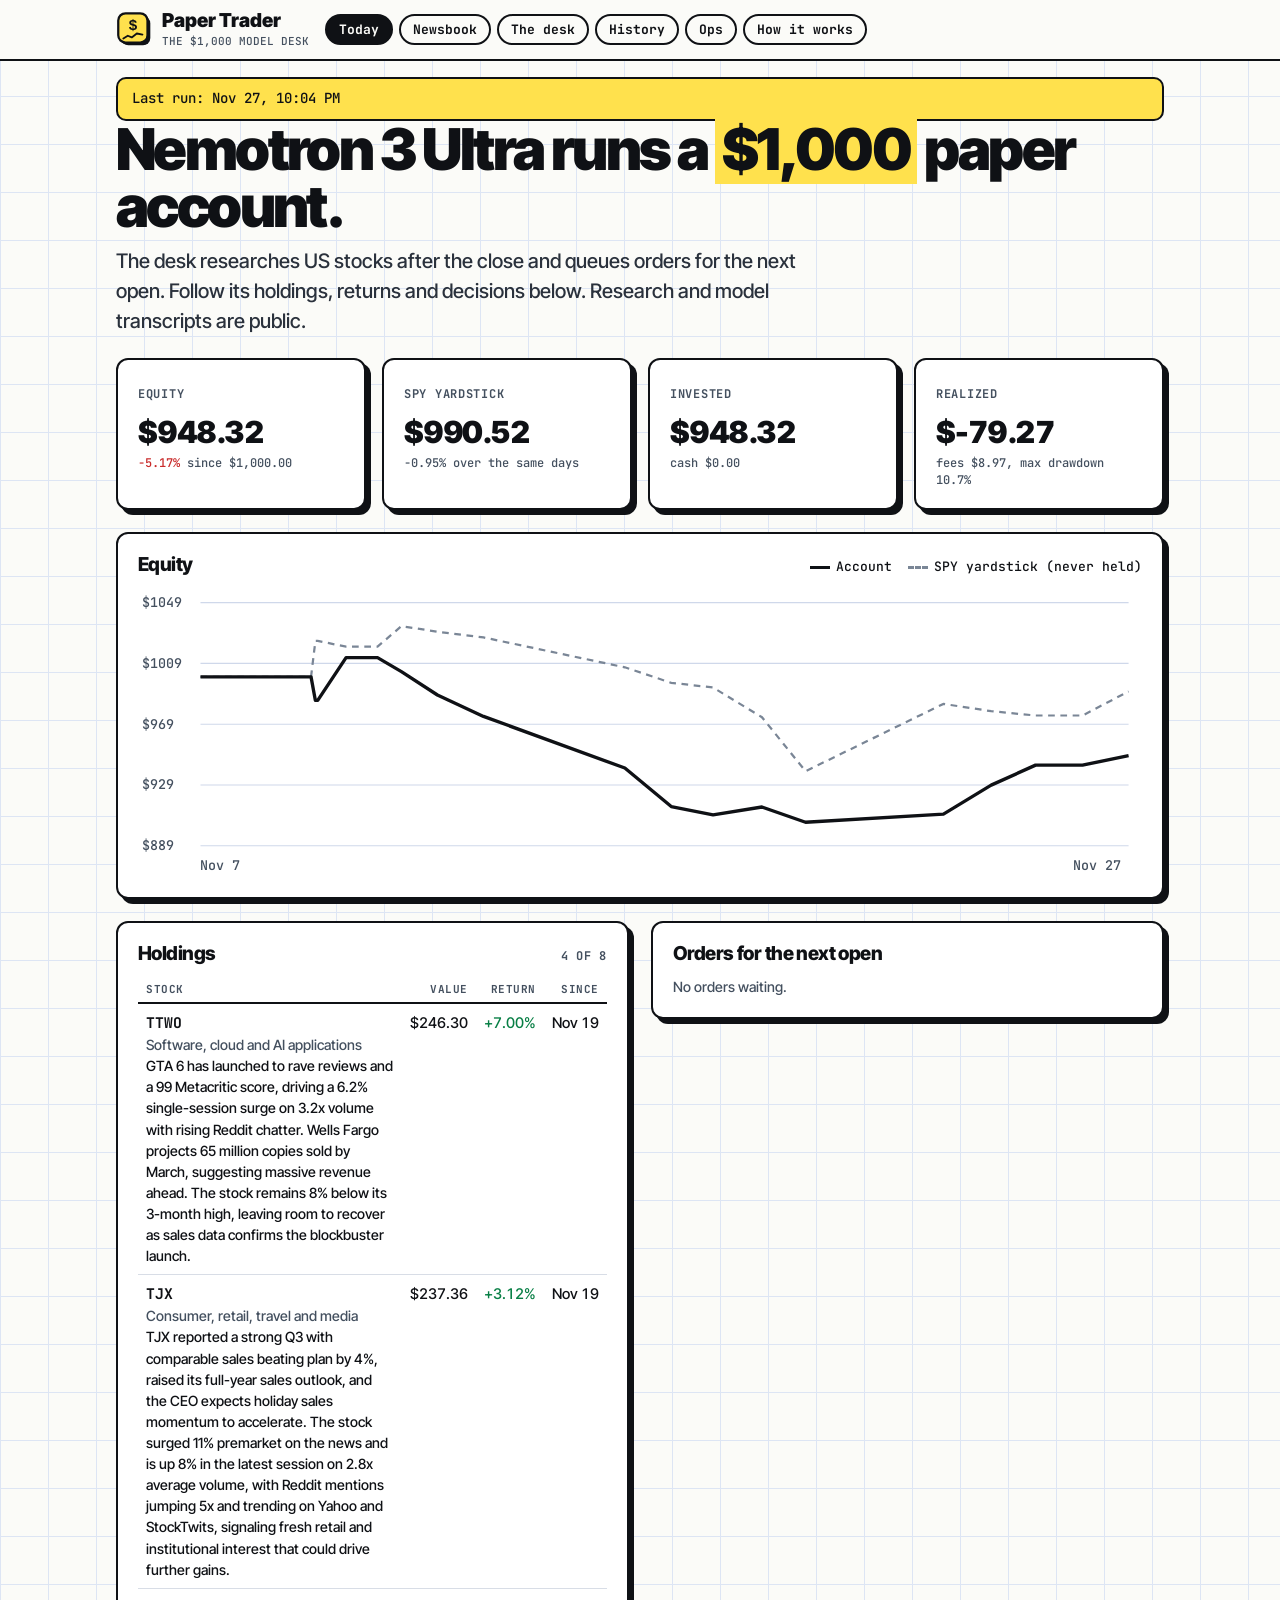
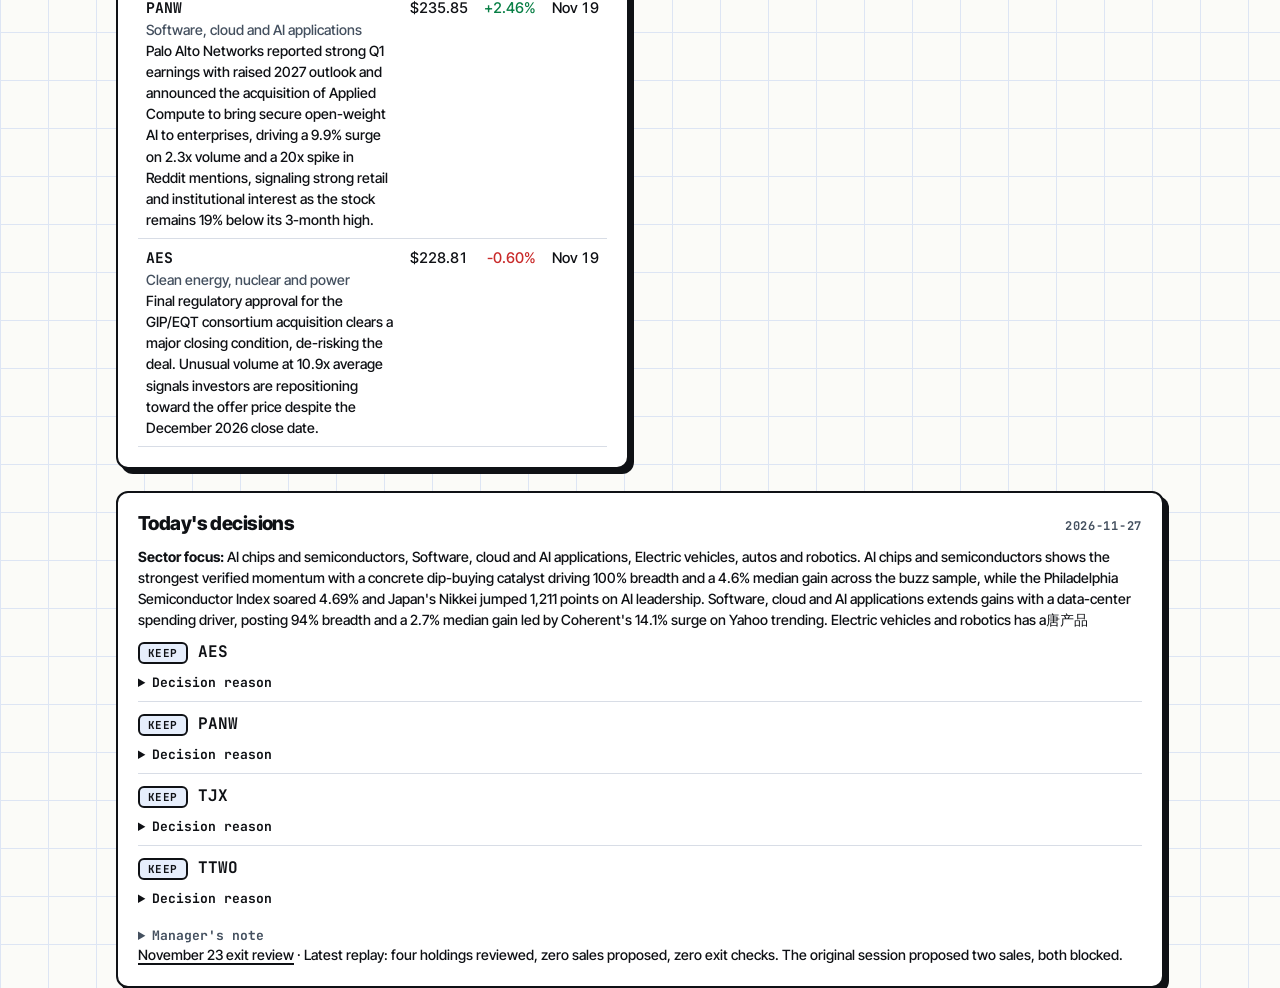
<file: site/index.html>
<!doctype html>
<html lang="en">
<head>
<meta charset="utf-8">
<meta name="viewport" content="width=device-width,initial-scale=1">
<meta name="color-scheme" content="light">
<title>Paper Trader · Nemotron 3 Ultra</title>
<meta name="description" content="A $1,000 paper account run by NVIDIA Nemotron 3 Ultra 550B across six agent roles, with a local Qwen3.5 9B fallback. Every decision is public.">
<link rel="icon" type="image/svg+xml" href="favicon.svg">
<link rel="preconnect" href="https://fonts.googleapis.com"><link rel="preconnect" href="https://fonts.gstatic.com" crossorigin>
<link rel="stylesheet" href="https://fonts.googleapis.com/css2?family=Inter+Tight:wght@500;600;700;800;900&family=JetBrains+Mono:wght@500;700&display=swap">
<link rel="stylesheet" href="style.css">
<script src="analytics-config.js"></script>
<script src="analytics.js"></script>
<script src="app.js" defer></script>
</head>
<body>
<header class="top">
  <div class="wrap bar">
    <a class="brand" href="#today"><img src="favicon.svg" alt=""><span><b>Paper Trader</b><small>The $1,000 model desk</small></span></a>
    <nav class="tabs" role="tablist" aria-label="Sections">
      <button role="tab" data-tab="today" aria-selected="true">Today</button>
      <button role="tab" data-tab="newsbook" aria-selected="false">Newsbook</button>
      <button role="tab" data-tab="desk" aria-selected="false">The desk</button>
      <button role="tab" data-tab="history" aria-selected="false">History</button>
      <button role="tab" data-tab="ops" aria-selected="false">Ops</button>
      <button role="tab" data-tab="how" aria-selected="false">How it works</button>
    </nav>
  </div>
</header>
<div class="wrap"><div id="notice" class="notice" role="status" hidden></div></div>

<main class="wrap">
  <section class="view" id="view-today">
    <div class="hero">
      <h1>Nemotron 3 Ultra runs a <span class="mark">$1,000</span> paper account.</h1>
      <p>The desk researches US stocks after the close and queues orders for the next open. Follow its holdings, returns and decisions below. Research and model transcripts are public.</p>
    </div>
    <div class="stats" id="stats"></div>
    <div class="card">
      <div class="head"><h2>Equity</h2><div class="legend"><span><i class="sw"></i>Account</span><span><i class="sw spy"></i>SPY yardstick (never held)</span></div></div>
      <svg id="chart" viewBox="0 0 900 260" role="img" aria-label="Account equity over time"></svg>
    </div>
    <div class="two">
      <div class="card"><div class="head"><h2>Holdings</h2><span class="label" id="held-count"></span></div><div class="scroll" id="holdings"></div></div>
      <div class="card"><div class="head"><h2>Orders for the next open</h2></div><div id="pending"></div></div>
    </div>
    <div class="card">
      <div class="head"><h2>Today's decisions</h2><span class="label" id="today-day"></span></div>
      <p id="focus" class="small"></p>
      <ul class="list" id="decisions"></ul>
      <div id="note" class="small muted"></div>
      <p class="small"><a href="https://github.com/mansoor-mamnoon/paper-trader/blob/main/docs/SESSION-2026-11-23.md">November 23 exit review</a> · Latest replay: four holdings reviewed, zero sales proposed, zero exit checks. The original session proposed two sales, both blocked.</p>
    </div>
  </section>

  <section class="view" id="view-newsbook" hidden>
    <div class="card"><h2>The sector newsbook</h2><p class="small muted" style="margin-top:6px">Daily sector notes cover news, trading activity and earlier research. Highlighted sectors are the current focus. Recorded samples show which stocks supplied the market data.</p></div>
    <div class="sectors" id="sectors"></div>
  </section>

  <section class="view" id="view-desk" hidden>
    <div class="card"><h2>Stock research</h2><p class="small muted" style="margin-top:6px">The analyst gives a case for each stock, and the skeptic checks it against the evidence. Headline labels and arguments are model outputs.</p></div>
    <div id="cards"></div>
  </section>

  <section class="view" id="view-history" hidden>
    <div class="card"><div class="head"><h2>Day by day</h2></div><p class="small muted">Decisions and notes from each session. Completed trades appear under Fills; queued orders can be cancelled.</p><ul class="list" id="days"></ul></div>
    <div class="card"><div class="head"><h2>Closed trades</h2></div><div class="scroll" id="trades"></div></div>
    <div class="card"><div class="head"><h2>Fills</h2></div><div class="scroll" id="fills"></div></div>
    <div class="card"><div class="head"><h2>Model transcripts</h2></div><p class="small muted">Prompts and responses from the latest session.</p><div id="calls"></div></div>
  </section>

  <section class="view" id="view-ops" hidden>
    <div class="card"><div class="head"><h2>Ops</h2><span class="label" id="ops-day"></span></div><p class="small muted">Run times, model calls, data requests and failures from each session.</p></div>
    <div class="stats" id="ops-stats"></div>
    <div class="card"><div class="head"><h2>Where the time went</h2><span class="label">stages in run order</span></div><div id="ops-stages"></div></div>
    <div class="card"><div class="head"><h2>Agents</h2><span class="label">model calls by role</span></div><div class="scroll" id="ops-agents"></div></div>
    <div class="two">
      <div class="card"><div class="head"><h2>Slowest model calls</h2></div><div class="scroll" id="ops-slowest"></div></div>
      <div class="card"><div class="head"><h2>Model runtime</h2></div><div class="scroll" id="ops-model"></div></div>
    </div>
    <div class="card"><div class="head"><h2>Data sources</h2><span class="label">requests this run</span></div><div class="scroll" id="ops-sources"></div></div>
    <div class="two">
      <div class="card"><div class="head"><h2>Machine and trigger</h2></div><ul class="list small" id="ops-machine"></ul></div>
      <div class="card"><div class="head"><h2>Trading</h2></div><ul class="list small" id="ops-trading"></ul></div>
    </div>
    <div class="card"><div class="head"><h2>Run history</h2><span class="label">one row per trading day</span></div><div class="scroll" id="ops-history"></div></div>
    <div class="card"><div class="head"><h2>Problems and events</h2></div><ul class="list small" id="ops-events"></ul></div>
  </section>

  <section class="view" id="view-how" hidden>
    <div class="card">
      <h2>One trading day</h2>
      <ol class="flow" style="margin-top:14px">
        <li>Settle queued orders at the open, apply fees and slippage, and update holdings.</li>
        <li>Screen US stocks using news, Reddit mentions, trending lists and trading activity. FinBERT scores headline sentiment.</li>
        <li>Write sector notes and select candidates. Classify their headlines, then research each stock with an analyst and skeptic.</li>
        <li>Review every holding and choose purchases. Check the evidence for orders and queue them for the next open.</li>
      </ol>
    </div>
    <div class="two">
      <div class="card"><h2>The agents</h2><div class="scroll" id="agents" style="margin-top:10px"></div></div>
      <div class="card"><h2>Rules no model can change</h2><ul class="list small" id="rules" style="margin-top:6px"></ul></div>
    </div>
    <div class="card"><h2>Data sources</h2><ul class="list small" id="sources" style="margin-top:6px"></ul></div>
    <div class="card"><h2>Models and scheduling</h2><p class="small" style="margin-top:8px">NVIDIA Nemotron 3 Ultra 550B handles all six research roles. Failed hosted questions go to local Qwen3.5 9B. GitHub Actions runs after the US close, with catch-up triggers and a watchdog for missed sessions. Scheduling delays and provider outages can interrupt a run.</p></div>
    <div class="card"><h2>Project notes</h2><p class="small" style="margin-top:8px">The <a href="https://github.com/mansoor-mamnoon/paper-trader#readme">README</a> covers setup and operation. Detailed reviews are in <a href="https://github.com/mansoor-mamnoon/paper-trader/tree/main/docs">the project records</a>. No broker is connected. Free feeds can miss news, and models can make mistakes. Nothing here is investment advice.</p></div>
  </section>
</main>
</body>
</html>
</file>
<file: site/style.css>
/* Paper Trader: graph paper, black ink, one yellow highlighter. */
:root {
  color-scheme: light;
  --paper: #fbfbf8;
  --grid: #dde5f4;
  --ink: #0f1115;
  --soft: #44505f;
  --faint: #7a8696;
  --yellow: #ffe14d;
  --green: #087f45;
  --red: #c92a2a;
  --blue: #e6eefc;
  --card: #ffffff;
  --shadow: 5px 5px 0 var(--ink);
  --sans: "Inter Tight", "Helvetica Neue", Arial, sans-serif;
  --mono: "JetBrains Mono", ui-monospace, Menlo, Consolas, monospace;
}
* { box-sizing: border-box; }
body {
  margin: 0; color: var(--ink); font: 500 16px/1.5 var(--sans);
  background-color: var(--paper);
  background-image: linear-gradient(var(--grid) 1.5px, transparent 1.5px), linear-gradient(90deg, var(--grid) 1.5px, transparent 1.5px);
  background-size: 48px 48px; -webkit-font-smoothing: antialiased;
}
a { color: var(--ink); text-decoration-thickness: 2px; text-underline-offset: 3px; }
a:hover { background: var(--yellow); }
h1, h2, h3 { margin: 0; font-weight: 800; letter-spacing: -0.03em; line-height: 1.1; }
h2 { font-size: 1.2rem; }
h3 { font-size: 1rem; }
p { margin: 0; }
.wrap { max-width: 1080px; margin: 0 auto; padding: 0 16px; }
.muted { color: var(--soft); }
.small { font-size: 0.88rem; }
.mono { font-family: var(--mono); }
.pos { color: var(--green); }
.neg { color: var(--red); }
:focus-visible { outline: 3px solid var(--ink); outline-offset: 3px; }

.top { position: sticky; top: 0; z-index: 5; background: var(--paper); border-bottom: 2px solid var(--ink); }
.bar { display: flex; align-items: center; gap: 16px; padding-top: 10px; padding-bottom: 10px; flex-wrap: wrap; }
.brand { display: flex; align-items: center; gap: 10px; text-decoration: none; }
.brand:hover { background: none; }
.brand img { width: 36px; height: 36px; }
.brand b { display: block; font-size: 1.2rem; font-weight: 900; line-height: 1; }
.brand small { display: block; margin-top: 3px; font: 500 11px var(--mono); color: var(--soft); text-transform: uppercase; }
.tabs { display: flex; gap: 6px; flex: 1; overflow-x: auto; scrollbar-width: none; padding: 4px 0; }
.tabs button { font: 700 13px var(--mono); color: var(--ink); background: transparent; border: 2px solid var(--ink); border-radius: 999px; padding: 5px 12px; cursor: pointer; white-space: nowrap; }
.tabs button:hover { background: var(--yellow); }
.tabs button[aria-selected="true"] { background: var(--ink); color: var(--paper); }

main { padding-top: 28px; padding-bottom: 50px; }
.view[hidden] { display: none; }
.view > * + * { margin-top: 22px; }
.notice { margin-top: 16px; padding: 10px 14px; background: var(--yellow); border: 2px solid var(--ink); border-radius: 10px; font: 500 14px/1.4 var(--mono); }

.card { background: var(--card); border: 2px solid var(--ink); border-radius: 12px; box-shadow: var(--shadow); padding: 20px; min-width: 0; }
.head { display: flex; justify-content: space-between; align-items: baseline; gap: 12px; margin-bottom: 12px; flex-wrap: wrap; }
.label { font: 700 12px var(--mono); text-transform: uppercase; letter-spacing: 0.06em; color: var(--soft); }
.badge { display: inline-block; font: 700 11px var(--mono); text-transform: uppercase; letter-spacing: 0.04em; padding: 2px 8px; border: 2px solid var(--ink); border-radius: 6px; background: #fff; white-space: nowrap; }
.badge.buy, .badge.top_up { background: var(--yellow); }
.badge.sell { background: var(--ink); color: var(--paper); }
.badge.keep { background: var(--blue); }
.badge.hot { background: #ffd6d6; }
.badge.tone { border-width: 1px; font-weight: 500; text-transform: none; }
.badge.tone.positive { background: #dff5e7; }
.badge.tone.negative { background: #ffd6d6; }
.mark { background: var(--yellow); padding: 0 0.12em; }

.hero h1 { font-size: clamp(2rem, 6vw, 3.6rem); font-weight: 900; letter-spacing: -0.045em; line-height: 1; }
.hero p { margin-top: 10px; font-size: clamp(1rem, 2vw, 1.25rem); max-width: 60ch; color: #2a313c; }
.stats { display: grid; grid-template-columns: repeat(4, minmax(0, 1fr)); gap: 16px; }
.stat strong { display: block; font-size: clamp(1.4rem, 3vw, 1.9rem); font-weight: 900; letter-spacing: -0.04em; font-variant-numeric: tabular-nums; margin-top: 6px; }
.stat small { display: block; font: 500 12px/1.35 var(--mono); color: var(--soft); }
.two { display: grid; grid-template-columns: minmax(0, 1fr) minmax(0, 1fr); gap: 22px; align-items: start; }

#chart { width: 100%; height: auto; display: block; }
#chart text { fill: var(--soft); font: 500 12px var(--mono); }
#chart .grid { stroke: #cfd8ea; stroke-width: 1; }
#chart .acct { fill: none; stroke: var(--ink); stroke-width: 3; stroke-linejoin: round; }
#chart .spy { fill: none; stroke: var(--faint); stroke-width: 2; stroke-dasharray: 6 5; }
.legend { display: flex; gap: 16px; font: 500 13px var(--mono); flex-wrap: wrap; }
.sw { display: inline-block; width: 20px; vertical-align: middle; margin-right: 6px; border-top: 3px solid var(--ink); }
.sw.spy { border-top: 3px dashed var(--faint); }

table { width: 100%; border-collapse: collapse; font-size: 0.92rem; }
th { text-align: left; font: 700 11px var(--mono); text-transform: uppercase; letter-spacing: 0.05em; color: var(--soft); border-bottom: 2px solid var(--ink); padding: 6px 8px; }
td { border-bottom: 1px solid #d8dde6; padding: 8px; vertical-align: top; }
td.num, th.num { text-align: right; font-variant-numeric: tabular-nums; white-space: nowrap; }
.scroll { overflow-x: auto; }

.list { margin: 0; padding: 0; list-style: none; }
.list li { padding: 10px 0; border-bottom: 1px solid #d8dde6; }
.list li:last-child { border-bottom: 0; }
.line { display: flex; gap: 10px; align-items: baseline; flex-wrap: wrap; }
.line b { font-family: var(--mono); }

.sectors { display: grid; grid-template-columns: repeat(auto-fill, minmax(300px, 1fr)); gap: 18px; }
.heat { height: 8px; border: 2px solid var(--ink); border-radius: 999px; overflow: hidden; background: #fff; margin: 8px 0; }
.heat span { display: block; height: 100%; background: var(--yellow); border-right: 2px solid var(--ink); }
.sector.focus { outline: 4px solid var(--yellow); outline-offset: -8px; }
details { margin-top: 10px; }
summary { cursor: pointer; font: 700 13px var(--mono); }
details .list li { font-size: 0.9rem; }

.argue { display: grid; grid-template-columns: minmax(0, 1fr) minmax(0, 1fr); gap: 14px; margin-top: 12px; }
.argue > div { border: 2px solid var(--ink); border-radius: 10px; padding: 12px; background: var(--blue); }
.argue > div.skeptic { background: #fff3f3; }
.heads { margin: 10px 0 0; padding-left: 18px; font-size: 0.9rem; }
.heads li { margin: 3px 0; }

.flow { display: grid; gap: 10px; counter-reset: step; }
.flow li { list-style: none; border: 2px solid var(--ink); border-radius: 10px; background: #fff; padding: 12px 14px 12px 52px; position: relative; }
.flow li::before { counter-increment: step; content: counter(step); position: absolute; left: 12px; top: 12px; width: 28px; height: 28px; border-radius: 50%; background: var(--yellow); border: 2px solid var(--ink); font: 700 13px/24px var(--mono); text-align: center; }
.flow { padding: 0; margin: 0; }
pre.transcript { white-space: pre-wrap; word-break: break-word; font: 500 12px/1.45 var(--mono); background: #f5f6f9; border: 1px solid #d8dde6; border-radius: 8px; padding: 10px; max-height: 360px; overflow: auto; }

.bars { display: grid; gap: 6px; }
.barrow { display: grid; grid-template-columns: minmax(120px, 260px) minmax(0, 1fr) 80px; gap: 10px; align-items: center; font-size: 0.88rem; }
.barrow.sub { color: var(--soft); }
.barrow.sub > span:first-child { padding-left: 14px; }
.barrow .track { height: 14px; border: 2px solid var(--ink); border-radius: 6px; background: #fff; overflow: hidden; }
.barrow .track i { display: block; height: 100%; background: var(--yellow); border-right: 2px solid var(--ink); }
.barrow.sub .track i { background: var(--blue); }
.barrow .num { text-align: right; font-family: var(--mono); font-variant-numeric: tabular-nums; }

@media (max-width: 820px) {
  .barrow { grid-template-columns: minmax(0, 1fr) 70px; }
  .barrow .track { grid-column: 1 / -1; grid-row: 2; }
  .stats { grid-template-columns: repeat(2, minmax(0, 1fr)); }
  .two, .argue { grid-template-columns: minmax(0, 1fr); }
}
</file>
